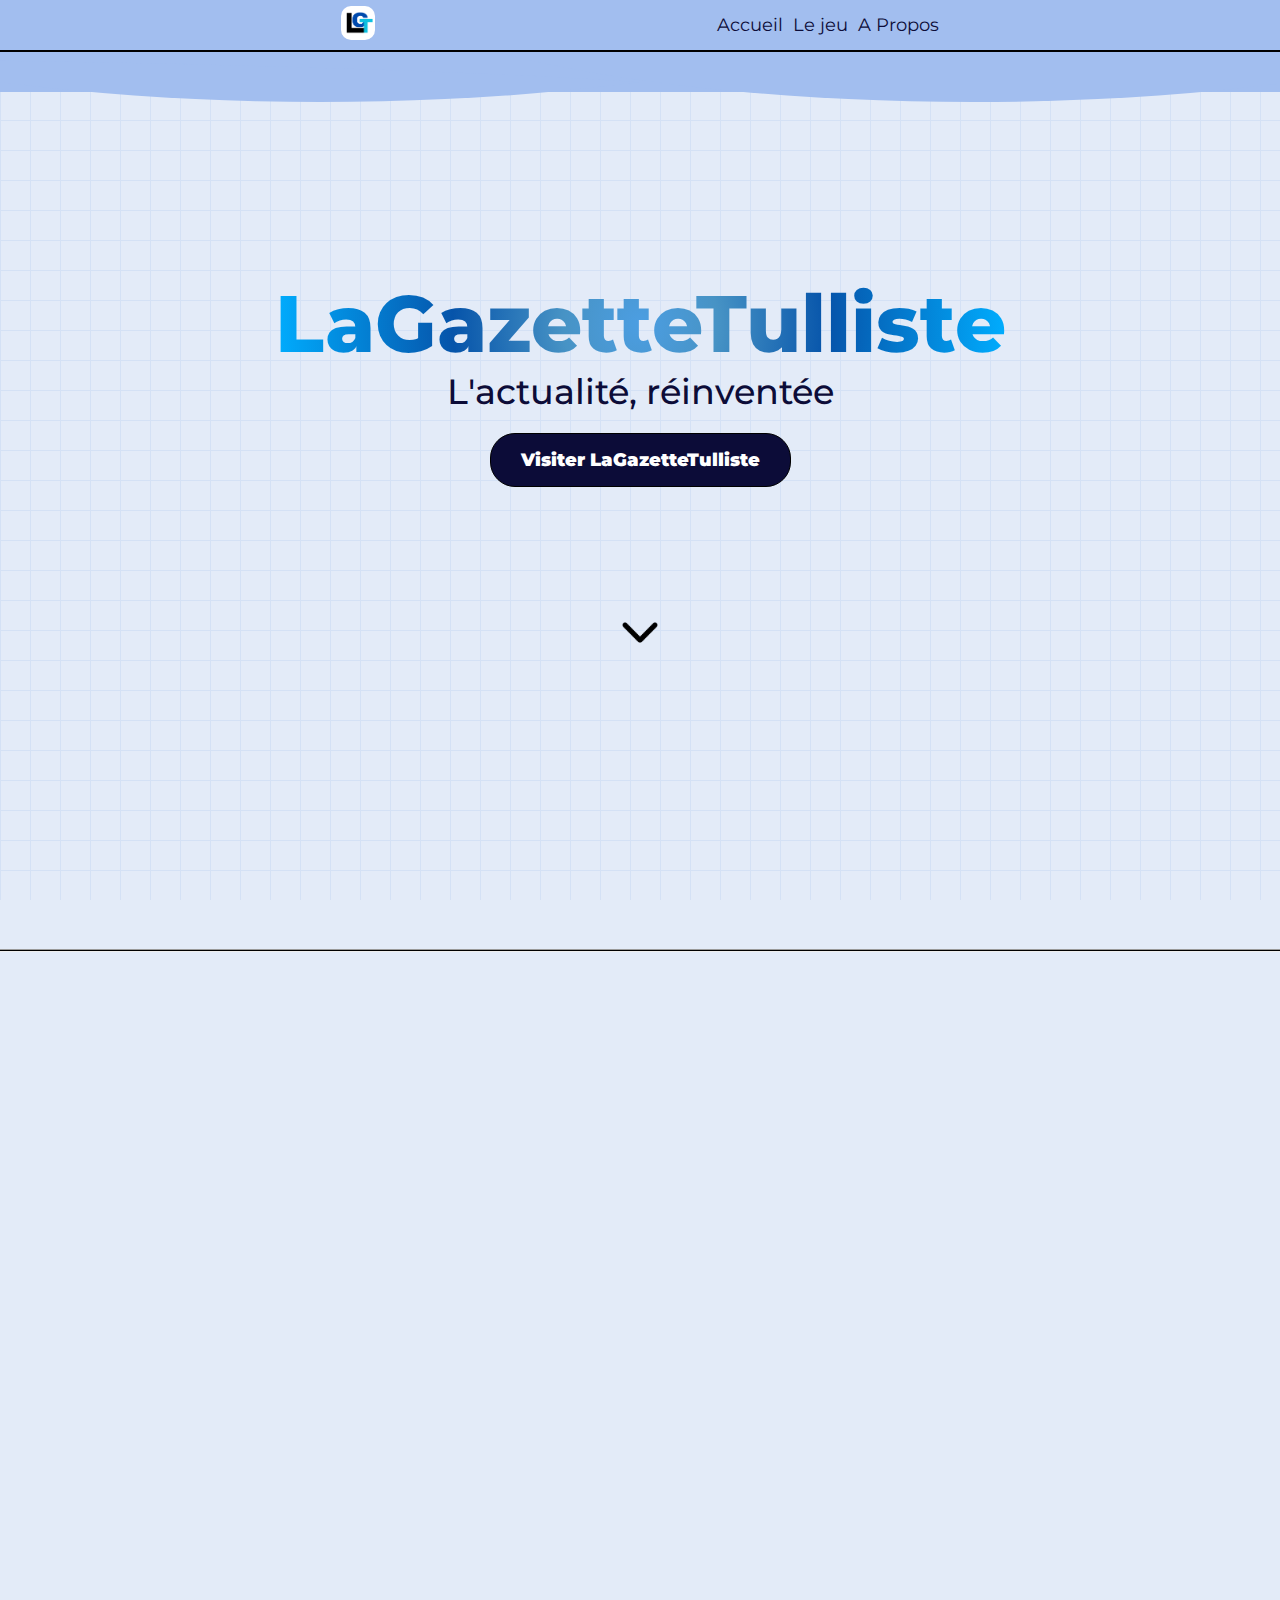
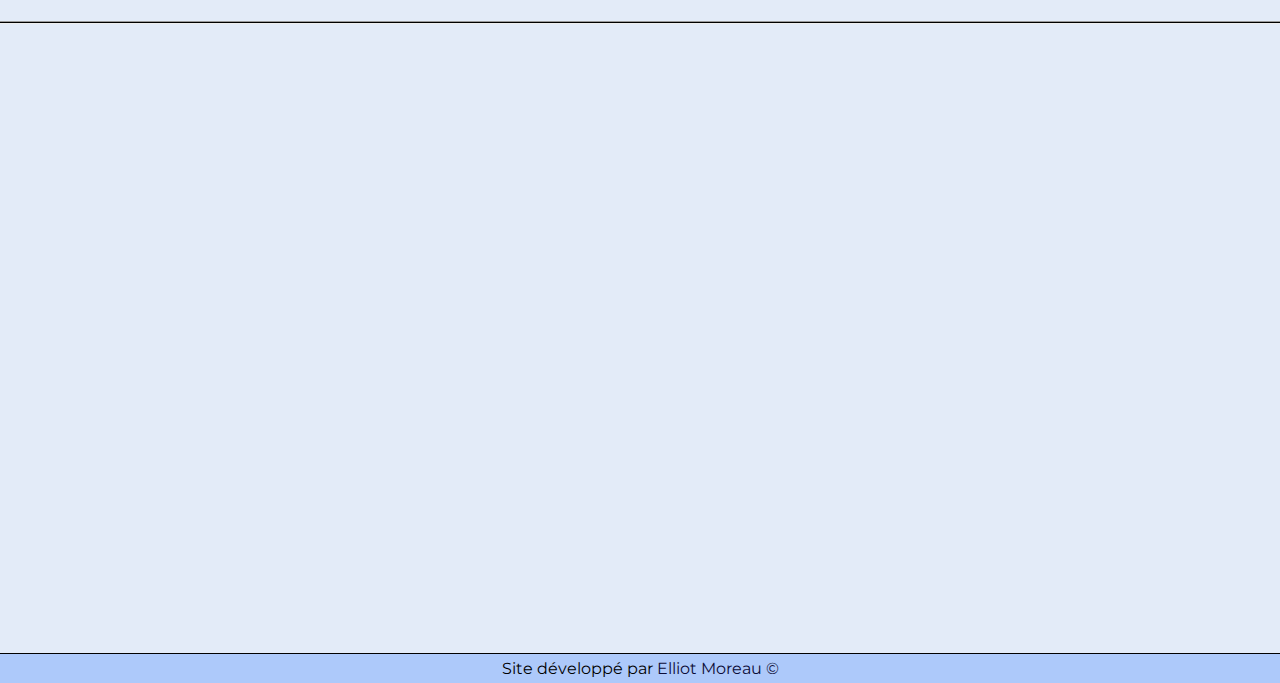
<file: index.html>
<!DOCTYPE html>
<html lang="fr">

<head>
    <meta charset="UTF-8">
    <meta name="viewport" content="width=device-width, initial-scale=1.0">
    <link rel="stylesheet" href="styles/main.css">
    <!-- Favicons -->
    <link rel="icon" type="image/png" sizes="32x32" href="images/icons/favicon-32x32.png">
    <link rel="icon" type="image/png" sizes="16x16" href="images/icons/favicon-16x16.png">
    <title>LaGazetteTulliste</title>
</head>

<body>
    <nav>
        <a href="#"><img id="logo" src="images/logo.png"></a>
        <ul class="navButtons">
            <a href="#">
                <li>Accueil</li>
            </a>
            <a href="game.html">
                <li>Le jeu</li>
            </a>
            <a href="about.html">
                <li>A Propos</li>
            </a>
        </ul>
    </nav>
    <header>
        <div class="wave"></div>
        <div class="title">
            <h1>LaGazetteTulliste</h1>
            <p class="subtitle">L'actualité, réinventée</p>
            <a href="https://journal.elliotmoreau.fr" target="_blank">Visiter LaGazetteTulliste</a>
        </div>
        <div class="scroll">
            <a class="arrowDown">
                <img src="images/icons/arrow-down.png">
            </a>
        </div>
    </header>
    <main id="content">
        <hr class="section-separator">
        <!-- Features section -->
        <section class="features-section">
            <div class="features">
                <div class="feature" onclick="feature('articles')">
                    <img src="images/icons/news.png">
                    <h2>Actualités</h2>
                    <p>Retrouvez les dernières actualités de Tulle et de ses alentours.</p>
                </div>
                <div class="feature" onclick="feature('podcast')">
                    <img src="images/icons/podcast.png">
                    <h2>Podcasts</h2>
                    <p>Écoutez les derniers podcasts de LaGazetteTulliste.</p>
                </div>
                <div class="feature" onclick="feature('sport')">
                    <img src="images/icons/sport.png">
                    <h2>Résultats Sportifs</h2>
                    <p>Retrouvez les résultats sportifs de Tulle et de ses alentours.</p>
                </div>
                <div class="feature" onclick="feature('videos')">
                    <img src="images/icons/videos.png">
                    <h2>Vidéos</h2>
                    <p>Regardez les dernières vidéos de LaGazetteTulliste.</p>
                </div>
                <div class="feature" onclick="feature('meteo')">
                    <img src="images/icons/weather.png">
                    <h2>Météo</h2>
                    <p>Retrouvez les prévisions météorologiques en fonction de votre localisation.</p>
                </div>
                <div class="feature" onclick="feature('about')">
                    <img src="images/icons/free.png">
                    <h2>Gratuit et sans publicité</h2>
                    <p>LaGazetteTulliste est un site gratuit et sans publicité.</p>
                </div>
            </div>
        </section>
        <hr class="section-separator">
        <!-- Newsletter Section -->
        <section class="newsletter-section">
            <div class="newsletter">
                <div class="title">
                    <h2>Newsletter</h2>
                    <img src="images/icons/newsletter.png">
                </div>
                <div class="newsletter-form">
                    <img src="images/newsletter-illustration.png">
                    <form action="newsletter.php" method="post">
                        <h3>Recevez les dernières actualités.</h3>
                        <p class="message"></p>
                        <div class="input-group">
                            <img src="images/icons/newsletter.png">
                            <input placeholder="Votre adresse email" type="email" id="email" name="email" required>
                        </div>
                        <input type="submit" value="S'inscrire">
                    </form>
                </div>
            </div>
        </section>
    </main>
    <footer>
        <p>Site développé par <a target="_blank" href="https://elliotmoreau.fr">Elliot Moreau &copy;</a></p>
    </footer>
    <div class="bg"></div>
</body>

<script src="js/arrowDown.js"></script>
<script src="js/scrollAnnimation.js"></script>
<script src="js/feature.js"></script>
<script src="js/newsletter.js"></script>

</html>
</file>
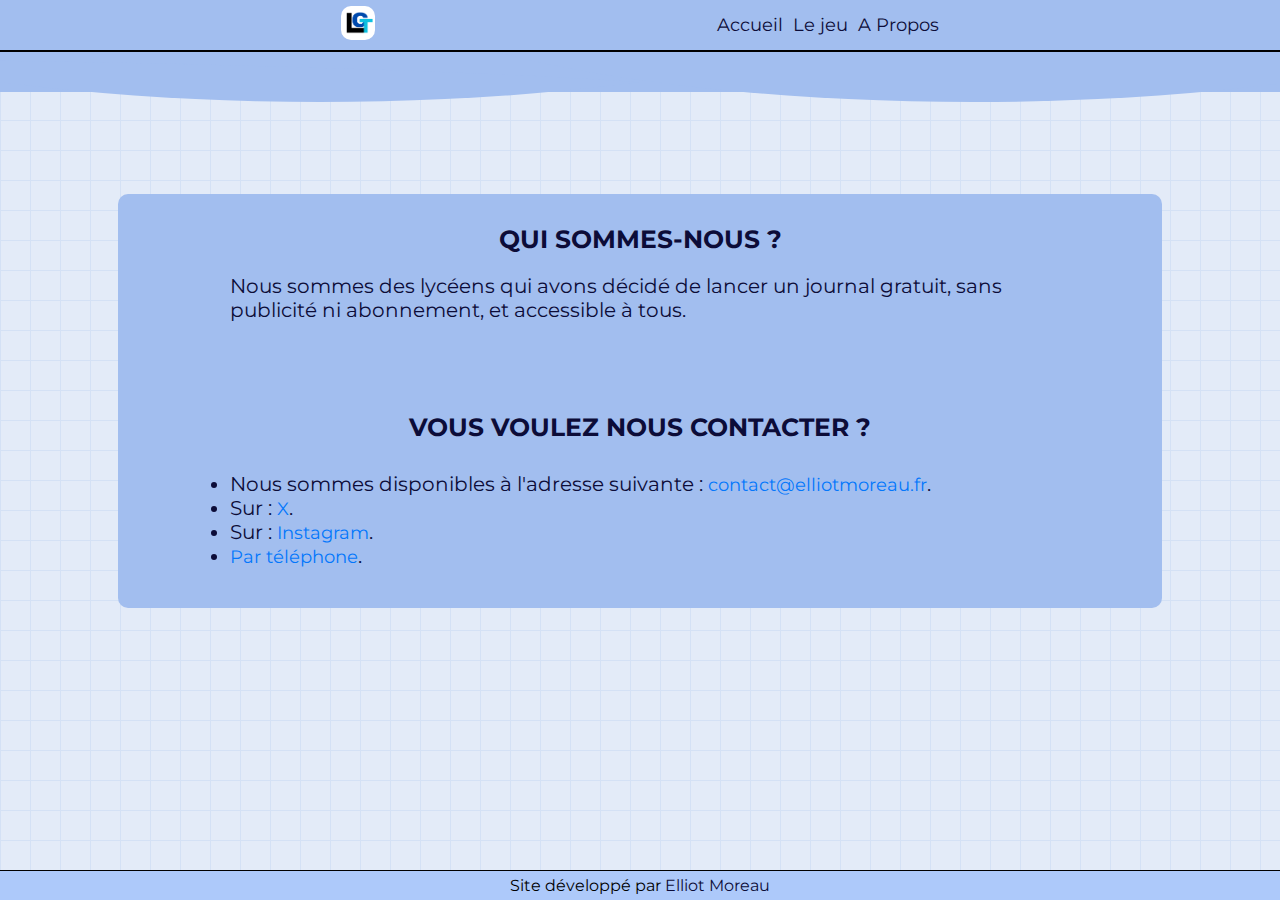
<file: about.html>
<!DOCTYPE html>
<html lang="fr">
<head>
    <meta charset="UTF-8">
    <meta name="viewport" content="width=device-width, initial-scale=1.0">
    <link rel="stylesheet" href="styles/main.css">
    <!-- Favicons -->
    <link rel="icon" type="image/png" sizes="32x32" href="images/icons/favicon-32x32.png">
    <link rel="icon" type="image/png" sizes="16x16" href="images/icons/favicon-16x16.png">
    <title>LaGazetteTulliste - A Propos</title>
</head>
<body>
    <nav>
        <a href="index.html"><img id="logo" src="images/logo.png"></a>
        <ul class="navButtons">
            <a href="index.html"><li>Accueil</li></a>
            <a href="game.html"><li>Le jeu</li></a>
            <a href="#"><li>A Propos</li></a>
        </ul>
    </nav>
    <div class="wave"></div>
    <main>
        <div class="sections">
            <section class="about-section about-us">
                <h2>Qui sommes-nous ?</h2>
                <p>
                    Nous sommes des lycéens qui avons décidé de lancer un journal gratuit, sans publicité ni abonnement, et accessible à tous.
                </p>
            </section>
            <section class="about-section contact">
                <h2>Vous voulez nous contacter ?</h2>
                <p>
                    <ul>
                        <li>Nous sommes disponibles à l'adresse suivante : <a class="link" href="mailto:contact@elliotmoreau.fr">contact@elliotmoreau.fr</a>.</li>
                        <li>Sur : <a class="link" href="https://twitter.com/LaGTulliste">X</a>.</li>
                        <li>Sur : <a class="link" href="https://www.instagram.com/lagazettetulliste/">Instagram</a>.</li>
                        <li><a class="link" href="tel:0786914815">Par téléphone</a>.</li>
                    </ul>
                </p>
            </section>
        </div>
    </main>
    <footer>
        <p>Site développé par <a target="_blank" href="https://elliotmoreau.fr">Elliot Moreau</a></p>
    </footer>
    <div class="bg"></div>
</body>
</html>
</file>
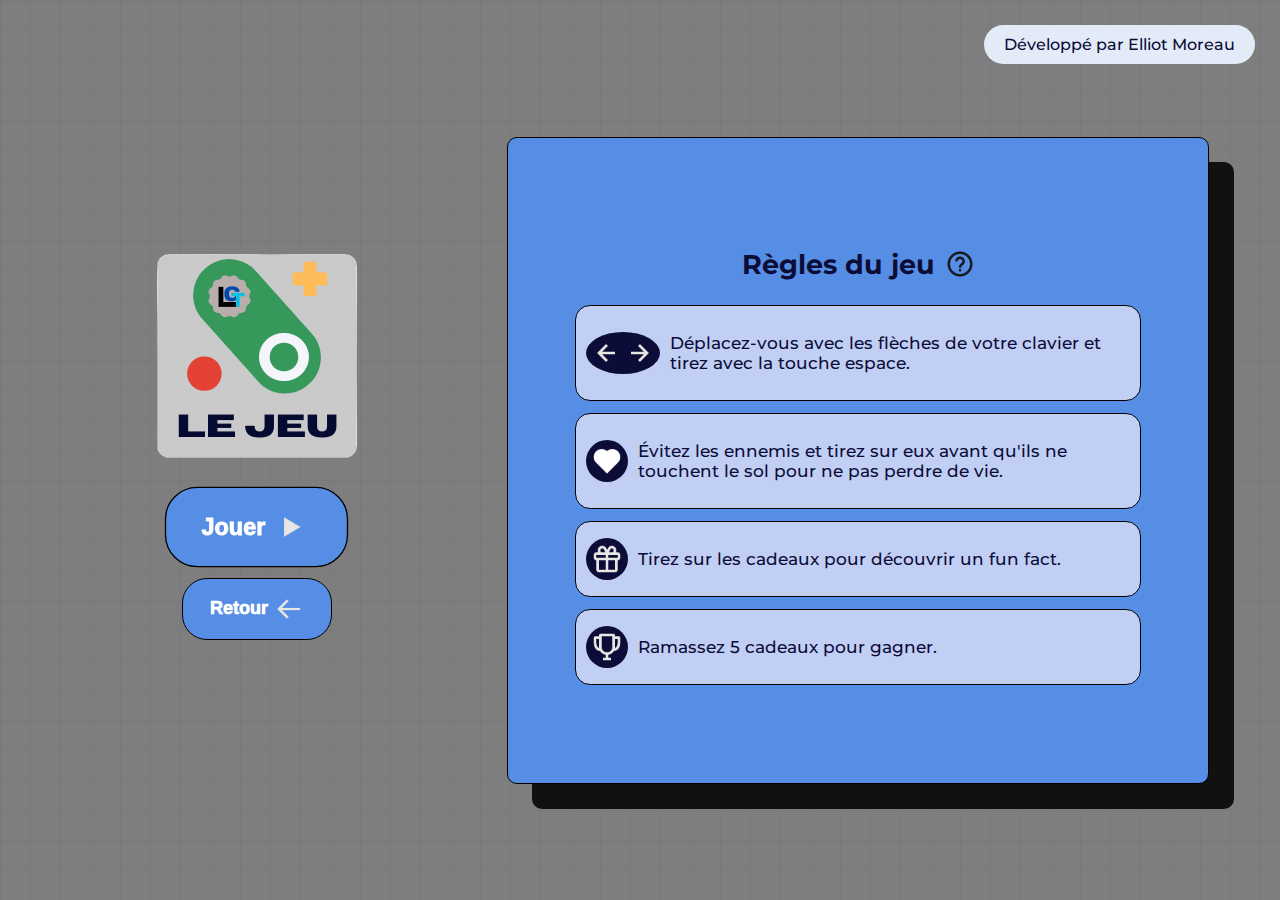
<file: game.html>
<!DOCTYPE html>
<html lang="en">

<head>
    <meta charset="UTF-8">
    <title>LaGazetteTulliste - Le Jeu</title>
    <link rel="stylesheet" href="styles/game.css">
    <!-- Favicons -->
    <link rel="icon" type="image/png" sizes="32x32" href="images/icons/favicon-32x32.png">
    <link rel="icon" type="image/png" sizes="16x16" href="images/icons/favicon-16x16.png">
</head>

<body>
    <div id="startMenu">
        <p id="credits">Développé par <a target="_blank" href="https://elliotmoreau.fr">Elliot Moreau</a></p>
        <div id="gameControls">
            <img id="startMenuLogo" src="images/game/logo.png">
            <button id="playButton">Jouer <img class="imgButton" src="images/icons/play-btn.png"></button>
            <button class="backButton">Retour <img class="imgButton" src="images/icons/back-btn.png"></button>
        </div>
        <div id="rules">
            <div id="rulesTitle">
                <h2>Règles du jeu</h2> <img id="rulesIcon" src="images/icons/rules.png">
            </div>
            <div class="rule">
                <div class="ruleIllustration">
                    <img src="images/icons/arrow-left.png">
                    <img src="images/icons/arrow-right.png">
                </div>
                <p>Déplacez-vous avec les flèches de votre clavier et tirez avec la touche espace.</p>
            </div>
            <div class="rule">
                <div class="ruleIllustration">
                    <img src="images/icons/life.png" style="filter: invert(1);">
                </div>
                <p>Évitez les ennemis et tirez sur eux avant qu'ils ne touchent le sol pour ne pas perdre de vie.</p>
            </div>
            <div class="rule">
                <div class="ruleIllustration">
                    <img src="images/icons/gift.png">
                </div>
                <p>Tirez sur les cadeaux pour découvrir un fun fact.</p>
            </div>
            <div class="rule">
                <div class="ruleIllustration">
                    <img src="images/icons/win.png">
                </div>
                <p>Ramassez 5 cadeaux pour gagner.</p>
            </div>
        </div>
    </div>
    <div id="gameContainer" style="display: none;">
        <div id="player"><img src="images/game/player.png"></div>
        <div id="lifeBar">
            <div id="life"><img src="images/icons/life.png"></div>
        </div>
    </div>
    <div id="gameOverMenu" style="display: none;">
        <img id="gameLogo" src="images/game/logo.png">
        <p>Game Over!</p>
        <button class="restartButton">Recommencer <img class="imgButton" src="images/icons/play-btn.png"></button>
        <button class="backButton">Retour <img class="imgButton" src="images/icons/back-btn.png"></button>
    </div>
    <div id="victoryMenu" style="display: none;">
        <img id="gameLogo" src="images/game/logo.png">
        <p>Victoire!</p>
        <button class="restartButton">Recommencer <img class="imgButton" src="images/icons/play-btn.png"></button>
        <button class="backButton">Retour <img class="imgButton" src="images/icons/back-btn.png"></button>
    </div>
    <div id="easterEggPopup" class="popup">
        <div class="popup-content">
            <img id="easterEggImg">
            <p id="easterEggMessage"></p>
            <button id="closePopup">Ok</button>
        </div>
    </div>
    <button id="pauseButton" style="display: none;"><img src="images/icons/pause.png"></button>
    <button id="musicToggle" style="display: none;"><img src="images/icons/mute.png"></button>
    <button id="escapeButton" style="display: none;"><img src="images/icons/close.png"></button>
    <audio id="backgroundMusic" loop>
        <source src="assets/music.mp3" type="audio/mp3">
    </audio>
    <div class="bg"></div>
    <script src="js/game.js"></script>
</body>

</html>
</file>
<file: styles/main.css>
@import url('https://fonts.googleapis.com/css2?family=Montserrat:ital,wght@0,100..900;1,100..900&display=swap');

:root {
    --primary: #578ee5;
    --secondary: #a2beef;
    --tertiary: #bdd0f7;
    --quaternary: #adc9fa;
    --text: #0c0c38;
    --background: #e3ebf8;
    --link: #0377fc;
}

* {
    margin: 0;
    padding: 0;
}

body {
    font-family: "Montserrat", sans-serif;
    font-optical-sizing: auto;
    font-style: normal;
    background-color: var(--background);
    overflow-x: hidden;
    max-width: 100%;

    /* Stick the footer to the end of the page */
    min-height: 100vh;
    display: flex;
    flex-direction: column;
}

.section-separator {
    width: 100%;
    height: 1px;
    background-color: #000;
    margin: -1px;
}

.link {
    color: var(--link);
    text-decoration: none;
    font-size: 18px;
}

.link:hover {
    border-bottom: solid var(--link) 1px;
}

nav {
    background-color: var(--secondary);
    display: flex;
    flex-direction: row;
    align-items: center;
    justify-content: space-evenly;
    border-bottom: solid #000 2px;
    height: 50px;
    z-index: 1;
    max-width: 100%;
}

nav #logo {
    width: 30px;
    transition: all 0.5s;
    background-color: #fff;
    border-radius: 10px;
    padding: 2px;
}

nav #logo:hover {
    scale: 1.15;
}

nav ul {
    display: flex;
    flex-direction: row;
    align-items: center;
    justify-content: center;
    gap: 10px;
    list-style: none;
}

nav ul a {
    color: var(--text);
    text-decoration: none;
    font-size: 18px;
}

nav ul a:hover {
    border-bottom: solid var(--text) 1px;
}

.wave {
    display: block;
    position: relative;
    height: 40px;
    width: 100%;
    background: var(--secondary);
    transform: scale(1, 1);
}

.wave:before {
    content: "";
    display: block;
    position: absolute;
    border-radius: 100%;
    width: 100%;
    height: 300px;
    background-color: var(--secondary);
    right: -26%;
    top: -250px;
}

.wave:after {
    content: "";
    display: block;
    position: absolute;
    border-radius: 100%;
    width: 100%;
    height: 300px;
    background-color: var(--secondary);
    left: -25%;
    top: -250px;
    clip-path: ellipse(100% 15% at -15% 100%);
}

.bg {
    z-index: -10;
    position: absolute;
    width: 100%;
    height: 100%;
    background-color: #e3ebf8;
    opacity: 0.1;
    background-image: linear-gradient(#578ee5 1.5px, transparent 1.5px), linear-gradient(to right, #578ee5 1.5px, #e3ebf8 1.5px);
    background-size: 30px 30px;
}

footer {
    background-color: var(--quaternary);
    border-top: solid #000 1px;
    padding: 5px;
    display: flex;
    flex-direction: row;
    align-items: center;
    justify-content: center;

    /* Stick the footer to the end of the page */
    margin-top: auto;
}

footer a {
    color: var(--text);
    text-decoration: none;
}

footer a:hover {
    border-bottom: solid var(--text) 1px;
}

main {
    margin-top: 10%;
    display: flex;
    flex-direction: column;
    justify-content: center;
    align-items: center;
}

main .sections {
    display: flex;
    flex-direction: column;
    align-items: center;
    justify-content: center;
    background-color: var(--secondary);
    color: var(--text);
    padding: 10px;
    border-radius: 10px;
    width: 80%;
    gap: 50px;
}

/* About page */

.sections {
    margin-top: -2%;
}

.about-section {
    width: 80%;
    padding: 20px;
    display: flex;
    flex-direction: column;
    align-self: center;
    gap: 10px;
    text-align: left;
    font-size: 20px;
}

.about-section h2 {
    text-align: center;
    text-transform: uppercase;
    font-size: 25px;
    margin-bottom: 10px;
}

/* Main page */

header {
    display: flex;
    flex-direction: column;
    align-items: center;
    text-align: center;
    height: 90vh;
    background-size: 3em 3em;
}

.title {
    display: flex;
    flex-direction: column;
    align-items: center;
    justify-content: center;
}

.title h1 {
    margin-top: 25%;
    font-size: 5rem;
    font-weight: 800;
    background: radial-gradient(circle,
            rgb(76, 158, 226) 0%,
            rgb(71, 147, 197) 21%,
            rgba(6, 84, 170, 1) 51%,
            rgb(0, 174, 255) 100%);
    -webkit-background-clip: text;
    background-clip: text;
    -webkit-text-fill-color: transparent;
    max-width: max-content;
    opacity: 1;
}

.title p {
    margin-top: -2px;
    font-size: 35px;
    font-weight: 500;
    color: var(--text);
}

.title a {
    margin-top: 20px;
    padding: 15px 30px;
    border: 1px solid #000;
    border-radius: 25px;
    transition: background 0.3s;
    font-weight: 500;
    background-color: var(--text);
    cursor: pointer;
    color: #fff;
    font-weight: 1000;
    font-size: 18px;
    text-decoration: none;
    transition: all 0.8s;
}

.title a:hover {
    background-color: var(--secondary);
    color: var(--text);
    transform: scale(1.05);
}

.scroll {
    margin-top: 10%;
    display: flex;
    flex-direction: column;
    align-items: center;
    justify-content: center;
    gap: 10px;
}

.scroll a {
    font-size: 30px;
    color: var(--text);
    text-decoration: none;
    transition: all 0.8s;
    cursor: pointer;
}

.scroll a:hover {
    transform: scale(1.1);
}

.scroll a img {
    width: 60px;
}

/* Content */

#content {
    display: flex;
    flex-direction: column;
    align-items: center;
    justify-content: center;
    /* Bigger the screen is smaller the margin should be */
    margin-top: calc(24vh - 10%);
}

/* Features section */

.features-section {
    width: 100%;
    background-color: var(--secondary);
}

.features {
    display: grid;
    grid-template-columns: repeat(auto-fit, minmax(300px, 1fr));
    gap: 20px;
    padding: 50px 20vh;
}

.feature {
    display: flex;
    flex-direction: column;
    align-items: center;
    justify-content: center;
    gap: 10px;
    padding: 20px;
    border: #000 solid 1px;
    border-radius: 30px;
    background-color: var(--tertiary);
    color: var(--text);
    text-align: center;
    transition: all 0.8s;
    cursor: pointer;
}

.feature:hover {
    transform: scale(1.02);
    box-shadow: 0 0 0 0.2em #000;
}

/* newsletter section */

.newsletter-section {
    width: 100%;
    background-color: var(--quaternary);
}

.newsletter {
    display: flex;
    flex-direction: column;
    align-items: center;
    justify-content: center;
    gap: 50px;
    padding: 80px 20vh;
}

.newsletter .title {
    font-size: 25px;
    font-weight: 400;
    display: flex;
    flex-direction: row;
    gap: 10px;
}

.newsletter-form {
    display: flex;
    flex-direction: row;
    align-items: center;
    justify-content: center;
    gap: 5rem;
    width: 75%;
    height: 18rem;
    padding: 40px;
    border-radius: 15px;
    border: 2px solid #111;
    box-shadow: 25px 25px 0px #111;
    background-color: var(--primary);
}

.newsletter-form img {
    width: 200px;
}

.newsletter-form form {
    display: flex;
    flex-direction: column;
    align-items: center;
    justify-content: center;
    gap: 10px;
    scale: 1.1;
    background-color: #fff;
    padding: 40px;
    border-radius: 15px;
}

.newsletter-form form .input-group {
    display: flex;
    flex-direction: row;
    align-items: center;
    justify-content: center;
    gap: 10px;
}

.newsletter-form form .input-group img {
    z-index: 1;
    position: relative;
    transform: translateX(45px);
    width: 25px;
}

.newsletter-form form .input-group input {
    padding: 15px 10px;
    padding-left: 50px;
    width: 10rem;
    transform: translateX(-15px);
    text-align: center;
    border: 1px solid #000;
    border-radius: 10px;
    outline: none;
}

.newsletter-form form .input-group input::placeholder {
    color: var(--text);
}

.newsletter-form form h3 {
    font-size: 18px;
    margin-bottom: 10px;
    color: var(--text);
}

.newsletter-form .message {
    display: none;
    font-size: 12px;
    text-align: center;
    color: #fff;
    padding: 10px;
    border-radius: 10px;
}

.newsletter-form form input[type="submit"] {
    margin-top: 10px;
    border: 1px solid #000;
    padding: 10px 50px;
    transition: background 0.3s;
    font-weight: 500;
    background-color: var(--text);
    border-radius: 25px;
    cursor: pointer;
    color: #fff;
    font-weight: 1000;
}
</file>
<file: styles/game.css>
@import url('https://fonts.googleapis.com/css2?family=Montserrat:ital,wght@0,100..900;1,100..900&display=swap');

body,
html {
    margin: 0;
    padding: 0;
    width: 100%;
    height: 100%;
    overflow: hidden;
    font-family: "Montserrat", sans-serif;
}

#gameLogo,
#startMenuLogo {
    width: 20%;
    margin-top: -35px;
    margin-bottom: 20px;
    border-radius: 10px;
}

#startMenuLogo {
    width: 50%;
}

#credits {
    position: absolute;
    top: 5px;
    right: 25px;
    color: #0c0c38 !important;
    font-size: 20px;
    font-weight: 500;
    background-color: #e3ebf8;
    padding: 10px 20px;
    border-radius: 25px;
}

#credits a {
    color: #0c0c38 !important;
    text-decoration: none;
}

#credits a:hover {
    border-bottom: solid #0c0c38 1px;
}

#gameContainer,
#startMenu,
#gameOverMenu,
#victoryMenu {
    position: absolute;
    width: 100%;
    height: 100%;
    display: flex;
    justify-content: center;
    align-items: center;
    flex-direction: column;
}

#startMenu {
    display: flex;
    flex-direction: row;
    align-items: center;
    justify-content: center;
    gap: -15px;
}

#gameControls {
    display: flex;
    flex-direction: column;
    align-items: center;
    justify-content: center;
    gap: 5;
}

#startMenu,
#gameOverMenu,
#victoryMenu {
    background-color: rgba(0, 0, 0, 0.5);
}

#rules {
    margin-top: 10px;
    margin-right: 5%;
    height: 65%;
    width: 50%;
    display: flex;
    gap: 2px;
    flex-direction: column;
    align-items: center;
    justify-content: center;
    margin-top: 20px;
    background-color: #578ee5;
    padding: 30px;
    border-radius: 10px;
    color: #0c0c38;
    border: 1px solid #000;
    box-shadow: 25px 25px 0px #111;
}

#rulesTitle {
    display: flex;
    align-items: center;
    justify-content: center;
    gap: 10px;
    font-size: 18px;
}

#rulesIcon {
    width: 30px;
    height: 30px;
    filter: invert(1);
}

.rule {
    display: flex;
    width: 85%;
    align-items: center;
    margin-bottom: 10px;
    font-size: 17px;
    font-weight: 500;
    padding: 10px;
    background-color: #c1cff4;
    border: 1px solid #000;
    border-radius: 15px;
}

.ruleIllustration {
    margin-right: 10px;
    display: flex;
    align-items: center;
    justify-content: center;
    background-color: #0c0c38;
    padding: 5px;
    border-radius: 50%;
}

.ruleIllustration img {
    width: 32px;
    height: 32px;
}

#gameOverMenu p,
#victoryMenu p {
    color: white !important;
    font-size: 24px;
    margin-top: -10px;
    margin-bottom: 20px;
}

#playButton {
    scale: 1.3;
}

#playButton,
.restartButton,
.backButton,
#closePopup {
    padding: 15px 30px;
    border: 1px solid #000;
    border-radius: 25px;
    transition: background 0.3s;
    font-weight: 500;
    background-color: #578ee5;
    cursor: pointer;
    color: #fff;
    font-weight: 1000;
    font-size: 18px;
    text-decoration: none;
    transition: all 0.8s;
}

#playButton:hover,
.restartButton:hover,
.backButton:hover,
#closePopup:hover {
    background-color: #e3ebf8;
    color: #578ee5;
    transform: scale(1.05);
}

.restartButton,
.backButton {
    margin-top: 20px;
}

#playButton,
.restartButton,
.backButton {
    display: flex;
    align-items: center;
    justify-content: center;
    gap: 7%;
}

.imgButton {
    width: 30px;
}

#playButton:hover .imgButton,
.restartButton:hover .imgButton,
.backButton:hover .imgButton {
    filter: invert(1);
}

#pauseButton,
#musicToggle,
#escapeButton {
    padding: 5px;
    border-radius: 25px;
    background-color: #578ee5;
    cursor: pointer;
    text-decoration: none;
    outline: none;
    position: absolute;
    border: none;
}

#escapeButton {
    top: 20px;
    right: 20px;
}

#pauseButton {
    top: 20px;
    right: 80px;
}

#musicToggle {
    top: 20px;
    right: 140px;
}


#pauseButton img,
#musicToggle img,
#escapeButton img {
    width: 30px;
}

#credits {
    margin-top: 20px;
    color: white;
    font-size: 16px;
}

#player {
    position: absolute;
    width: 75px;
    height: 130px;
    border-radius: 50%;
    bottom: 0px;
    left: 50%;
    transform: translateX(-50%) translateY(-50%);
}

#player img {
    width: 150px;
    transform: translateY(100%);
}

.enemy {
    position: absolute;
    width: 40px;
    height: 40px;
    scale: 1.8;
    background-image: url('../images/game/enemy.png');
    background-size: cover;
    background-position: center;
    background-repeat: no-repeat;
}

.popup {
    display: none;
    position: fixed;
    left: 0;
    top: 0;
    width: 100%;
    height: 100%;
    background-color: rgba(0, 0, 0, 0.5);
    z-index: 200;
    justify-content: center;
    align-items: center;
}

.popup-content {
    background-color: #fff;
    padding: 20px;
    border-radius: 5px;
    text-align: center;
    text-wrap: wrap;
    max-width: 40%;
}

#closePopup {
    margin-top: 20px;
    padding: 10px 20px;
    cursor: pointer;
}

#easterEggImg {
    width: 300px;
    border-radius: 10px;
    margin-bottom: 20px;
}

.projectile {
    position: absolute;
    width: 5px;
    height: 20px;
    border-radius: 5px;
    background-color: #c73131;
}

#goal {
    position: absolute;
    width: 100%;
    height: 10px;
    background-color: #28a745;
    top: 0;
}

@keyframes score-animation {
    0% {
        transform: rotateX(0deg);
    }

    50% {
        transform: rotateX(90deg);
    }

    100% {
        transform: rotateX(0deg);
    }
}

.animate-score {
    animation: score-animation 0.5s;
    transform-origin: 50% 50%;
}

.score {
    z-index: 10;
    position: absolute;
    top: 20px;
    left: 20px;
    color: #fff;
    font-size: 20px;
    font-weight: 500;
    background-color: #578ee5;
    padding: 10px 20px;
    border-radius: 25px;
}

#lifeBar {
    z-index: 10;
    position: absolute;
    width: 200px;
    height: 40px;
    top: 22.5px;
    left: 180px;
    border-radius: 25px;
    background-color: #c0bfbfcf;
}

#life {
    height: 100%;
    background-color: #e84f4f;
    width: 100%;
    border-radius: 25px;
    transition: width 0.5s;
}

#life img {
    width: 20px;
    position: absolute;
    top: 50%;
    transform: translateY(-50%);
    left: 10px;
    opacity: 0.5;
}

.bg {
    z-index: -10;
    position: absolute;
    width: 100%;
    height: 100%;
    background-color: #e3ebf8;
    opacity: 0.1;
    background-image: linear-gradient(#578ee5 1.5px, transparent 1.5px), linear-gradient(to right, #578ee5 1.5px, #e3ebf8 1.5px);
    background-size: 30px 30px;
}
</file>
